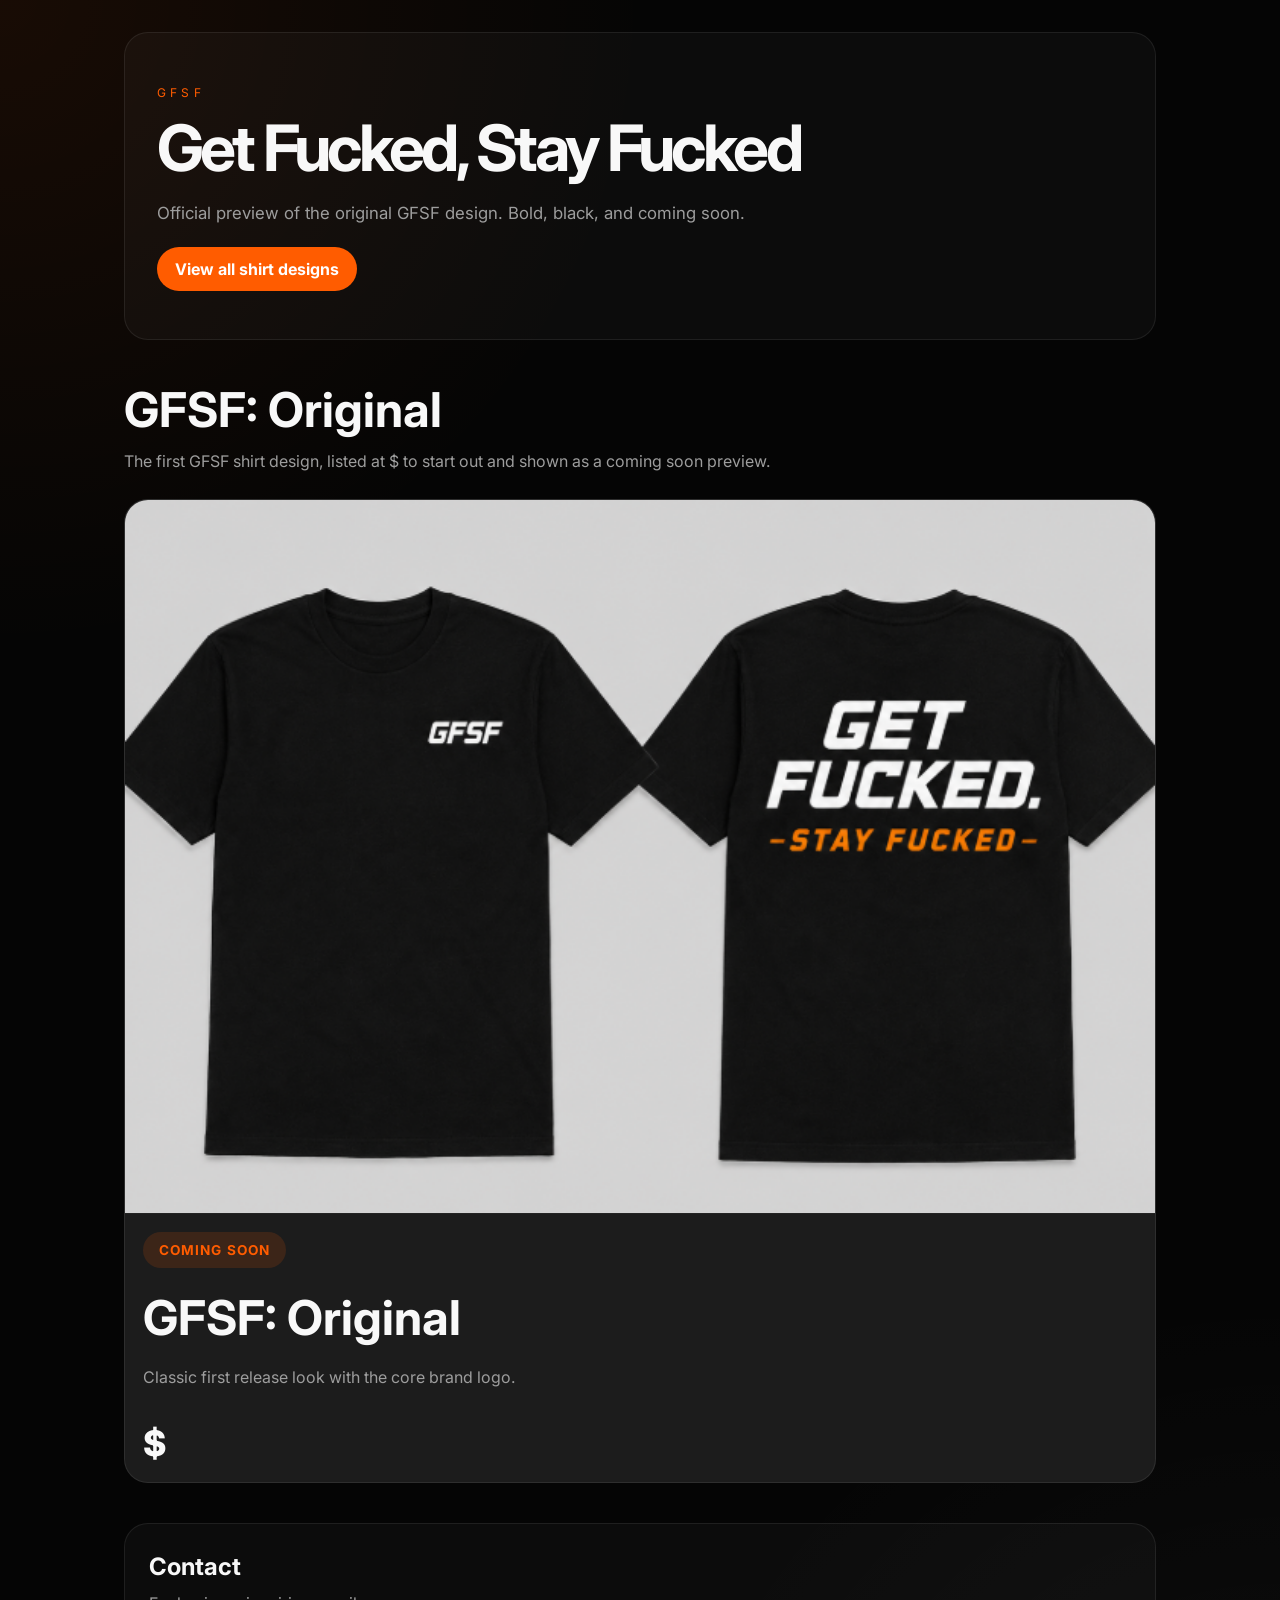
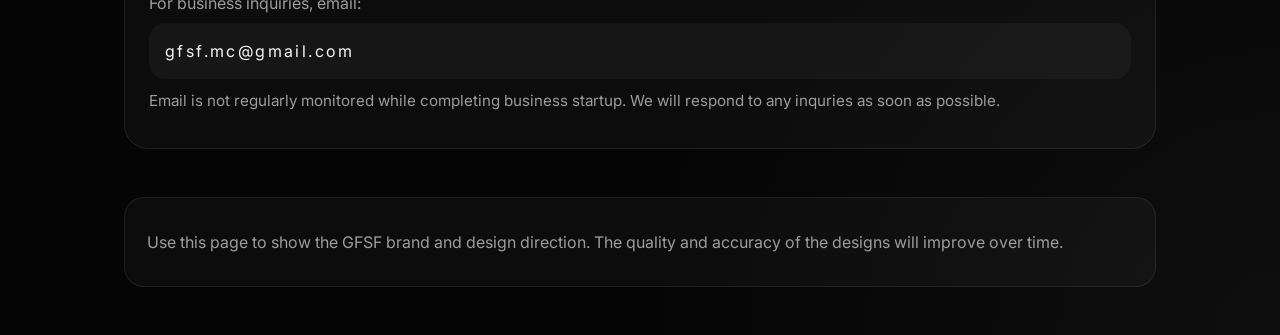
<file: index.html>
<!DOCTYPE html>
<html lang="en">
<head>
  <meta charset="UTF-8">
  <meta name="viewport" content="width=device-width, initial-scale=1.0">
  <title>Get Fucked, Stay Fucked!</title>
  <link rel="stylesheet" href="assets/css/styles.css">
</head>
<body>
  <div class="page">
    <header class="hero">
      <div class="hero-copy">
        <span class="eyebrow">GFSF</span>
        <h1>Get Fucked, Stay Fucked</h1>
        <p>Official preview of the original GFSF design. Bold, black, and coming soon.</p>
        <div class="hero-actions">
          <a class="store-link" href="work.html">View all shirt designs</a>
        </div>
      </div>
    </header>


    <main>
      <section class="products-section">
        <div class="section-header">
          <h2>GFSF: Original</h2>
          <p>The first GFSF shirt design, listed at $ to start out and shown as a coming soon preview.</p>
        </div>


        <div class="products-grid">
          <article class="product-card">
            <div class="product-image">
              <img src="assets/images/gfsf-original.png" alt="GFSF: Original t-shirt design">
            </div>
            <div class="product-info">
              <span class="badge">Coming Soon</span>
              <h2>GFSF: Original</h2>
              <p>Classic first release look with the core brand logo.</p>
              <div class="product-price">$</div>
            </div>
          </article>


        </div>
      </section>


      <section class="contact-section">
        <div class="contact-card">
          <h2>Contact</h2>
          <p>For business inquiries, email:</p>
          <div class="contact-email">gfsf.mc@gmail.com</div>
          <p class="contact-note">Email is not regularly monitored while completing business startup. We will respond to any inquries as soon as possible.</p>
        </div>
      </section>
    </main>


    <footer class="footer">
      <p>Use this page to show the GFSF brand and design direction. The quality and accuracy of the designs will improve over time.</p>
    </footer>
  </div>
</body>
</html>
</file>
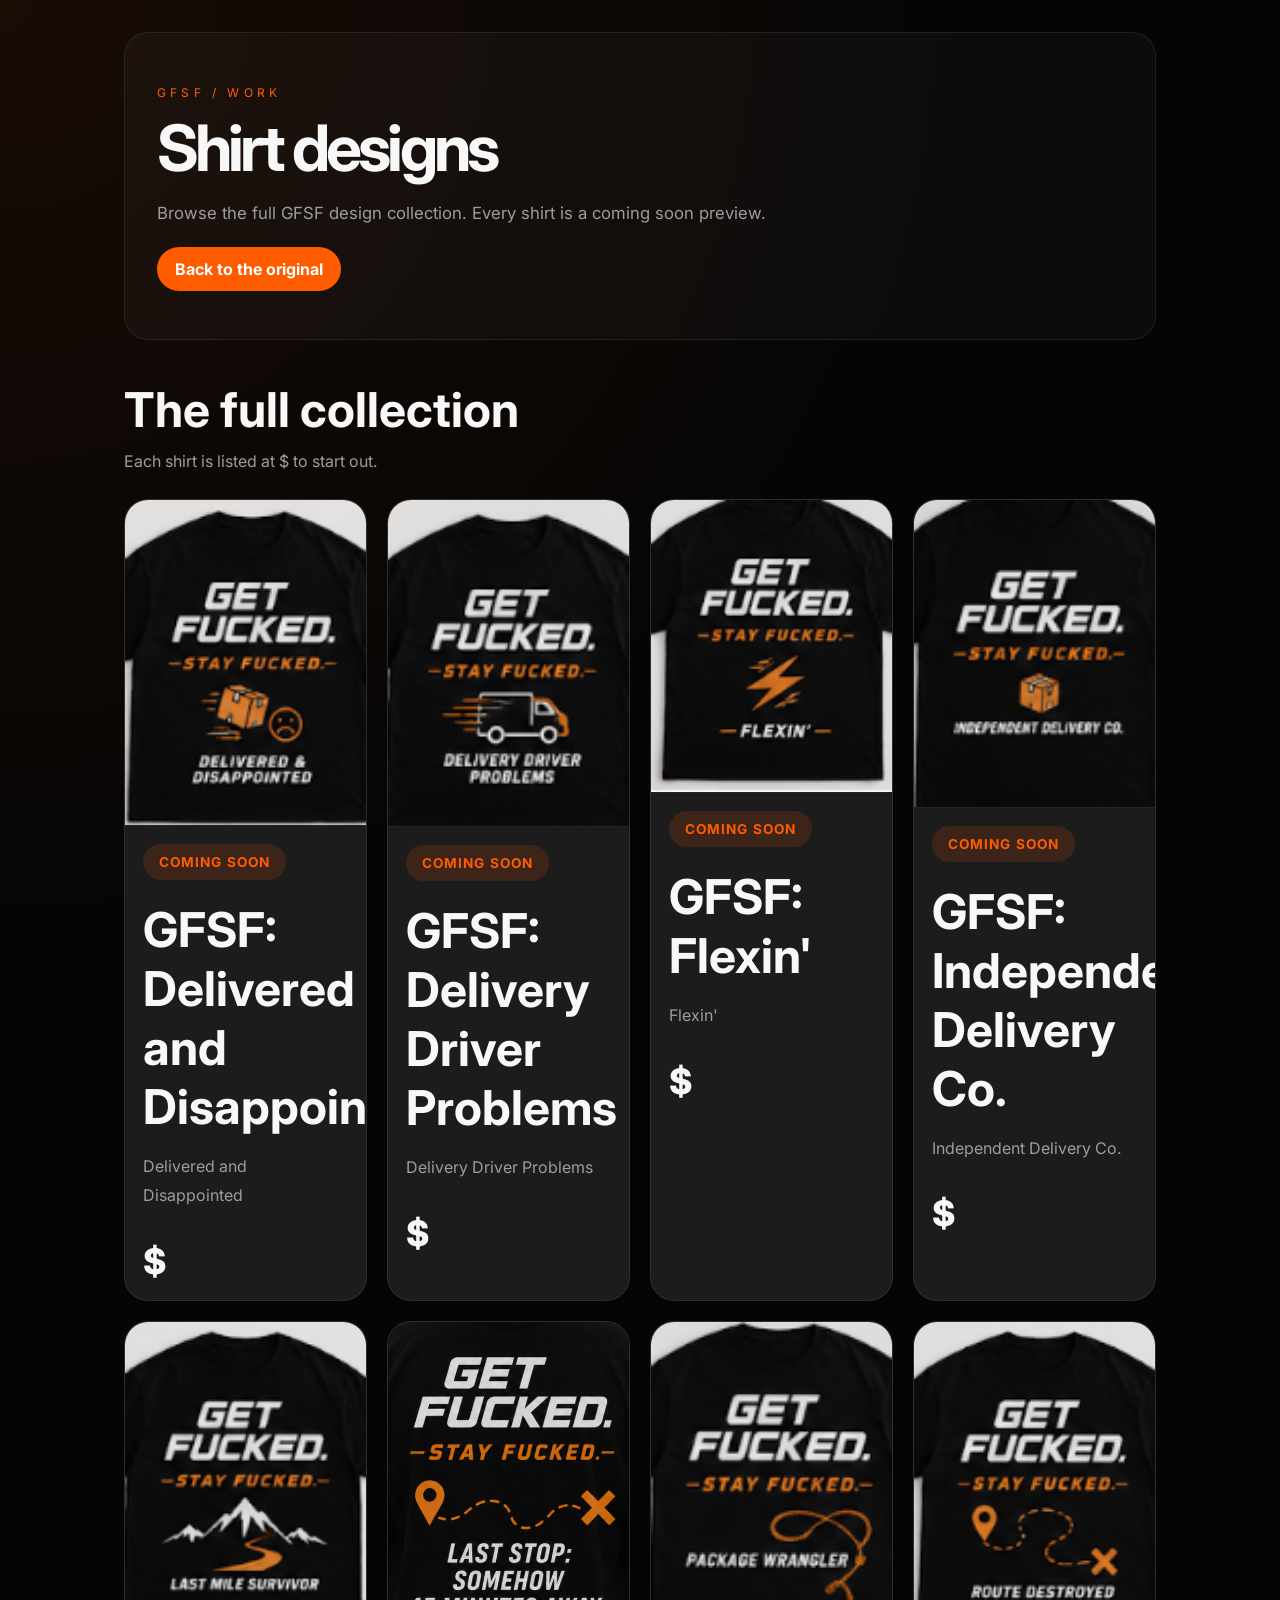
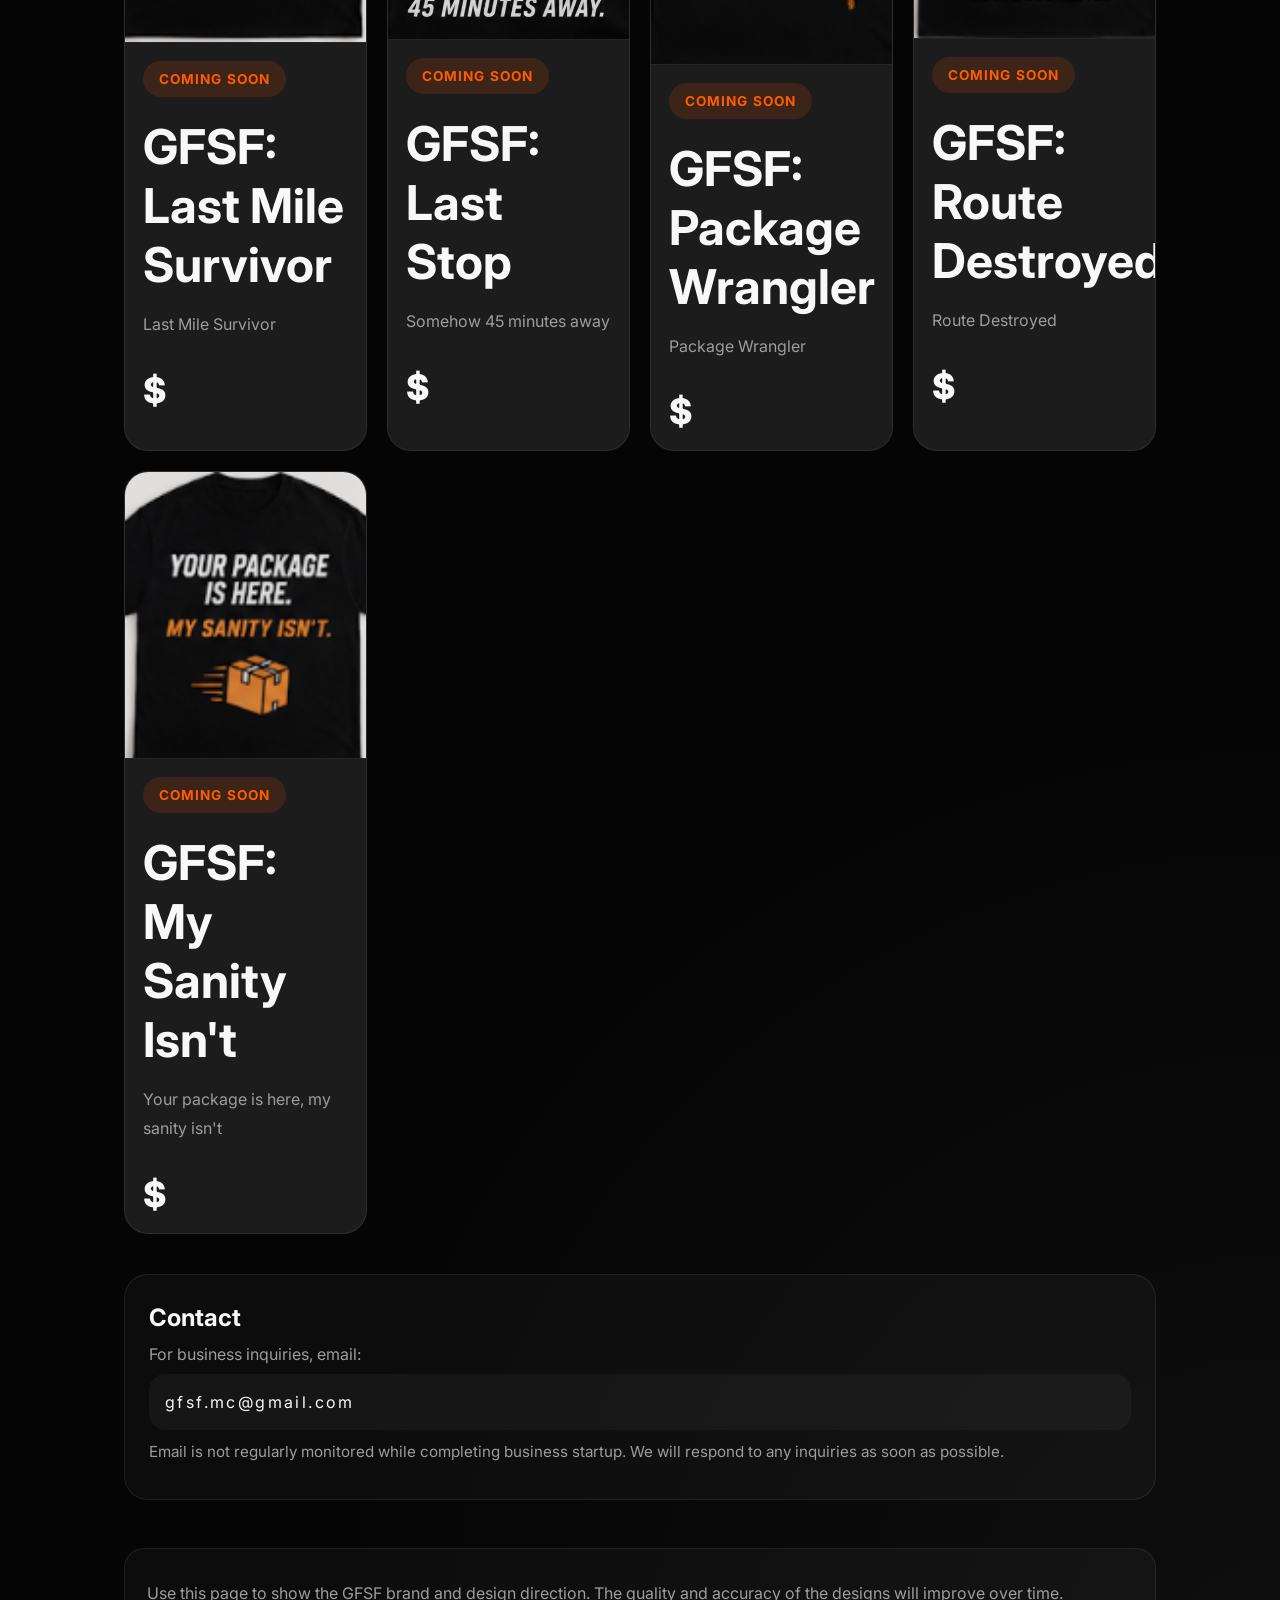
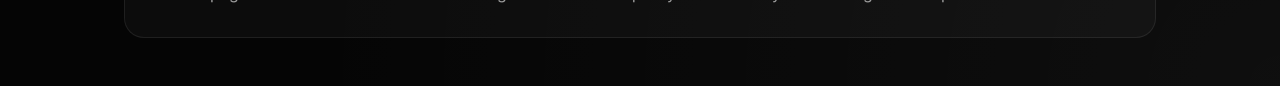
<file: work.html>
<!DOCTYPE html>
<html lang="en">
<head>
  <meta charset="UTF-8">
  <meta name="viewport" content="width=device-width, initial-scale=1.0">
  <title>GFSF Shirt Designs</title>
  <link rel="stylesheet" href="assets/css/styles.css">
</head>
<body>
  <div class="page">
    <header class="hero">
      <div class="hero-copy">
        <span class="eyebrow">GFSF / WORK</span>
        <h1>Shirt designs</h1>
        <p>Browse the full GFSF design collection. Every shirt is a coming soon preview.</p>
        <div class="hero-actions">
          <a class="store-link" href="index.html">Back to the original</a>
        </div>
      </div>
    </header>

    <main>
      <section class="products-section">
        <div class="section-header">
          <h2>The full collection</h2>
          <p>Each shirt is listed at $ to start out.</p>
        </div>
        <div class="products-grid">
          <article class="product-card"><div class="product-image"><img src="assets/images/gfsf-dad.png" alt="Delivered and Disappointed t-shirt design"></div><div class="product-info"><span class="badge">Coming Soon</span><h2>GFSF: Delivered and Disappointed</h2><p>Delivered and Disappointed</p><div class="product-price">$</div></div></article>
          <article class="product-card"><div class="product-image"><img src="assets/images/gfsf-ddp.png" alt="Delivery Driver Problems t-shirt design"></div><div class="product-info"><span class="badge">Coming Soon</span><h2>GFSF: Delivery Driver Problems</h2><p>Delivery Driver Problems</p><div class="product-price">$</div></div></article>
          <article class="product-card"><div class="product-image"><img src="assets/images/gfsf-flexin.png" alt="Flexin' t-shirt design"></div><div class="product-info"><span class="badge">Coming Soon</span><h2>GFSF: Flexin'</h2><p>Flexin'</p><div class="product-price">$</div></div></article>
          <article class="product-card"><div class="product-image"><img src="assets/images/gfsf-idc.png" alt="Independent Delivery Co. t-shirt design"></div><div class="product-info"><span class="badge">Coming Soon</span><h2>GFSF: Independent Delivery Co.</h2><p>Independent Delivery Co.</p><div class="product-price">$</div></div></article>
          <article class="product-card"><div class="product-image"><img src="assets/images/gfsf-lastmile.png" alt="Last Mile Survivor t-shirt design"></div><div class="product-info"><span class="badge">Coming Soon</span><h2>GFSF: Last Mile Survivor</h2><p>Last Mile Survivor</p><div class="product-price">$</div></div></article>
          <article class="product-card"><div class="product-image"><img src="assets/images/gfsf-laststop.png" alt="Last Stop: Somehow 45 minutes away t-shirt design"></div><div class="product-info"><span class="badge">Coming Soon</span><h2>GFSF: Last Stop</h2><p>Somehow 45 minutes away</p><div class="product-price">$</div></div></article>
          <article class="product-card"><div class="product-image"><img src="assets/images/gfsf-pw.png" alt="Package Wrangler t-shirt design"></div><div class="product-info"><span class="badge">Coming Soon</span><h2>GFSF: Package Wrangler</h2><p>Package Wrangler</p><div class="product-price">$</div></div></article>
          <article class="product-card"><div class="product-image"><img src="assets/images/gfsf-rd.png" alt="Route Destroyed t-shirt design"></div><div class="product-info"><span class="badge">Coming Soon</span><h2>GFSF: Route Destroyed</h2><p>Route Destroyed</p><div class="product-price">$</div></div></article>
          <article class="product-card"><div class="product-image"><img src="assets/images/gfsf-sanity.png" alt="Your package is here, my sanity isn't t-shirt design"></div><div class="product-info"><span class="badge">Coming Soon</span><h2>GFSF: My Sanity Isn't</h2><p>Your package is here, my sanity isn't</p><div class="product-price">$</div></div></article>

        </div>
      </section>

      <section class="contact-section">
        <div class="contact-card">
          <h2>Contact</h2>
          <p>For business inquiries, email:</p>
          <div class="contact-email">gfsf.mc@gmail.com</div>
          <p class="contact-note">Email is not regularly monitored while completing business startup. We will respond to any inquiries as soon as possible.</p>
        </div>
      </section>
    </main>

    <footer class="footer">
      <p>Use this page to show the GFSF brand and design direction. The quality and accuracy of the designs will improve over time.</p>
    </footer>
  </div>
</body>
</html>
</file>
<file: assets/css/styles.css>
@import url('https://fonts.googleapis.com/css2?family=Inter:wght@400;500;600;700;800&display=swap');

:root {
  color-scheme: dark;
  --bg: #050505;
  --panel: #111111;
  --panel-strong: #1c1c1c;
  --text: #f8f8f8;
  --muted: #9d9d9d;
  --accent: #ff5c00;
  --border: rgba(255, 255, 255, 0.08);
  --radius: 24px;
}

* {
  box-sizing: border-box;
}

body {
  margin: 0;
  min-height: 100vh;
  font-family: 'Inter', sans-serif;
  background: radial-gradient(circle at top left, rgba(255, 92, 0, 0.08), transparent 28%),
    radial-gradient(circle at bottom right, rgba(255, 255, 255, 0.04), transparent 28%),
    var(--bg);
  color: var(--text);
}

.page {
  max-width: 1080px;
  margin: 0 auto;
  padding: 32px 24px 48px;
}

.hero {
  padding: 48px 32px;
  border: 1px solid var(--border);
  border-radius: var(--radius);
  background: rgba(255, 255, 255, 0.03);
  margin-bottom: 40px;
}

.eyebrow {
  display: inline-block;
  font-size: 0.75rem;
  letter-spacing: 0.35em;
  text-transform: uppercase;
  color: var(--accent);
  margin-bottom: 18px;
}

.hero h1 {
  margin: 0;
  font-size: clamp(3rem, 5vw, 5.2rem);
  line-height: 0.95;
  letter-spacing: -0.06em;
}

.hero p {
  margin: 24px 0 0;
  font-size: 1.05rem;
  max-width: 720px;
  color: var(--muted);
}

.hero-actions {
  margin-top: 24px;
}

.store-link {
  display: inline-flex;
  align-items: center;
  justify-content: center;
  padding: 12px 18px;
  border-radius: 999px;
  background: var(--accent);
  color: #fff;
  font-weight: 700;
  text-decoration: none;
  transition: transform 0.2s ease, box-shadow 0.2s ease;
}

.store-link:hover {
  transform: translateY(-2px);
  box-shadow: 0 10px 28px rgba(255, 92, 0, 0.25);
}

.products-section {
  margin-top: 12px;
}

.section-header {
  display: flex;
  flex-direction: column;
  gap: 12px;
  margin-bottom: 28px;
}

.section-header h2 {
  margin: 0;
  font-size: clamp(2rem, 4vw, 3rem);
}

.section-header p {
  margin: 0;
  color: var(--muted);
  max-width: 720px;
}

.products-grid {
  display: grid;
  gap: 20px;
  grid-template-columns: repeat(auto-fit, minmax(240px, 1fr));
}

.product-card {
  background: var(--panel-strong);
  border: 1px solid var(--border);
  border-radius: 24px;
  overflow: hidden;
  transition: transform 0.2s ease, box-shadow 0.2s ease;
}

.product-card:hover {
  transform: translateY(-3px);
  box-shadow: 0 16px 42px rgba(0, 0, 0, 0.2);
}

.product-image {
  background: var(--panel);
  border-bottom: 1px solid var(--border);
}

.product-image img {
  width: 100%;
  display: block;
}

.product-info {
  padding: 18px;
}

.badge {
  display: inline-flex;
  padding: 10px 16px;
  border-radius: 999px;
  background: rgba(255, 92, 0, 0.14);
  color: var(--accent);
  font-weight: 700;
  font-size: 0.85rem;
  letter-spacing: 0.08em;
  text-transform: uppercase;
}

.product-info h2 {
  margin: 20px 0 16px;
  font-size: clamp(2rem, 4vw, 3rem);
}

.product-info p {
  margin: 0;
  color: var(--muted);
  line-height: 1.8;
}

.product-price {
  margin: 30px 0 0;
  font-size: 2.2rem;
  font-weight: 800;
  letter-spacing: -0.02em;
}


.note {
  margin: 18px 0 0;
  color: var(--muted);
  font-size: 0.96rem;
}

.contact-section {
  margin-top: 40px;
}

.contact-card {
  padding: 28px 24px;
  border-radius: 24px;
  background: rgba(255, 255, 255, 0.03);
  border: 1px solid var(--border);
}

.contact-card h2 {
  margin: 0 0 12px;
  font-size: 1.5rem;
}

.contact-card p {
  margin: 0 0 10px;
  color: var(--muted);
}

.contact-email {
  margin: 0 0 12px;
  padding: 18px 16px;
  border-radius: 16px;
  background: rgba(255, 255, 255, 0.04);
  color: var(--text);
  letter-spacing: 0.15em;
}

.contact-note {
  margin: 0;
  color: var(--muted);
  font-size: 0.95rem;
}

.footer {
  margin-top: 48px;
  padding: 18px 22px;
  border-radius: 20px;
  background: rgba(255, 255, 255, 0.03);
  border: 1px solid var(--border);
  color: var(--muted);
}

@media (max-width: 780px) {
  .product-card {
    grid-template-columns: 1fr;
  }
}

@media (max-width: 520px) {
  .page {
    padding: 22px 16px 32px;
  }

  .hero {
    padding: 32px 22px;
  }

  .product-info {
    padding: 24px;
  }
}
</file>
